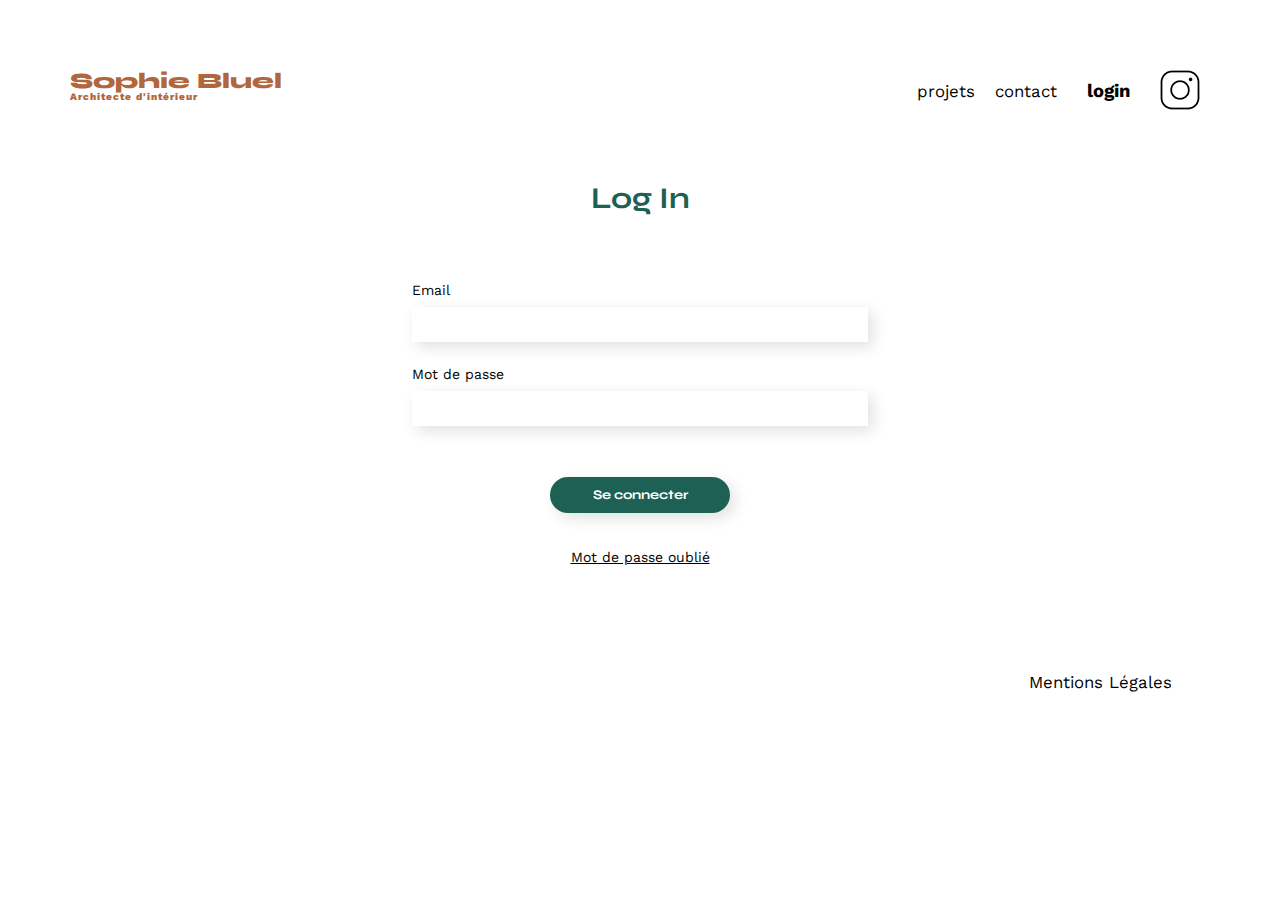
<file: FrontEnd/login.html>
<!DOCTYPE html>
<html lang="fr">

<head>
    <meta charset="UTF-8">
    <title>Sophie Bluel - Architecte d'intérieur</title>
    <meta name="viewport" content="width=device-width, initial-scale=1.0">
    <link rel="preconnect" href="https://fonts.googleapis.com">
    <link rel="preconnect" href="https://fonts.gstatic.com" crossorigin>
    <link href="https://fonts.googleapis.com/css2?family=Syne:wght@700;800&family=Work+Sans&display=swap"
        rel="stylesheet">
    <meta name="description" content="">
    <link rel="stylesheet" href="./assets/style.css">
</head>

<body>
    <header>
        <a href="index.html">
            <h1>Sophie Bluel <span>Architecte d'intérieur</span></h1>
        </a>
        <nav>
            <ul>
                <li>projets</li>
                <li>contact</li>
                <li><a id="loginLogout" href="login.html">login</a></li>
                <li><img src="./assets/icons/instagram.png" alt="logo Instagram"></li>
            </ul>
        </nav>
    </header>
    <main>
        <div id="login">
            <h2 class="login">Log In</h2>
            <p id="errorFormMessage"></p>
            <label for="email">Email</label>
            <input type="email" id="email">
            <label for="password">Mot de passe</label>
            <input type="password" id="password">
            <input type="submit" value="Se connecter" id="submit">
            <a class="forgotYourPassword" href="#">Mot de passe oublié</a>
        </div>
    </main>

    <footer>
        <nav>
            <ul>
                <li>Mentions Légales</li>
            </ul>
        </nav>
    </footer>
    <script type="module" src="./js/login.js"></script>
</body>

</html>
</file>
<file: FrontEnd/assets/style.css>
/* http://meyerweb.com/eric/tools/css/reset/
   v2.0 | 20110126
   License: none (public domain)
*/

html,
body,
div,
span,
applet,
object,
iframe,
h1,
h2,
h3,
h4,
h5,
h6,
p,
blockquote,
pre,
a,
abbr,
acronym,
address,
big,
cite,
code,
del,
dfn,
em,
img,
ins,
kbd,
q,
s,
samp,
small,
strike,
strong,
sub,
sup,
tt,
var,
b,
u,
i,
center,
dl,
dt,
dd,
ol,
ul,
li,
fieldset,
form,
label,
legend,
table,
caption,
tbody,
tfoot,
thead,
tr,
th,
td,
article,
aside,
canvas,
details,
embed,
figure,
figcaption,
footer,
header,
hgroup,
menu,
nav,
output,
ruby,
section,
summary,
time,
mark,
audio,
video {
    margin: 0;
    padding: 0;
    border: 0;
    font-size: 100%;
    font: inherit;
    vertical-align: baseline;
}

/* HTML5 display-role reset for older browsers */
article,
aside,
details,
figcaption,
figure,
footer,
header,
hgroup,
menu,
nav,
section {
    display: block;
}

body {
    line-height: 1;
}

a {
    color: black;
    text-decoration: none;
}

a:hover {
    font-weight: bold;
}

a:focus {
    font-weight: bold;
}

ol,
ul {
    list-style: none;
}

blockquote,
q {
    quotes: none;
}

blockquote:before,
blockquote:after,
q:before,
q:after {
    content: '';
    content: none;
}

table {
    border-collapse: collapse;
    border-spacing: 0;
}

/** end reset css**/
body {
    max-width: 1140px;
    margin: auto;
    font-family: 'Work Sans';
    font-size: 14px;
}

/* topBar */
#topBar {
    background: #000;
    padding: 25px;
    visibility: hidden;
    width: 100%;
    margin: 0;
    text-align: center;
    position: fixed;
    top: 0;
    left: 0;
}

i.fa-topBar {
    color: #fff;
}

#topBar.active {
    visibility: visible;
}

.modeEdit {
    color: #eee;
    text-align: center;
    padding-right: 25px;
}

.modePost {
    color: #000;
    background: #fff;
    border-radius: 25px;
    padding: 8px;
    text-align: center;
}

/* end topBar */

header {
    display: flex;
    justify-content: space-between;
    margin: 70px 0
}

section {
    margin: 50px 0
}

h1 {
    display: flex;
    flex-direction: column;
    font-family: 'Syne';
    font-size: 22px;
    font-weight: 800;
    color: #B1663C
}

a>h1 {
    text-decoration: none;
}

h1>span {
    font-family: 'Work Sans';
    font-size: 10px;
    letter-spacing: 0.1em;
    ;
}

h2 {
    font-family: 'Syne';
    font-weight: 700;
    font-size: 30px;
    color: #1D6154
}

/* Menu */
nav ul {
    display: flex;
    align-items: center;
    list-style-type: none;

}

nav li {
    padding: 0 10px;
    font-size: 1.2em;
}

nav li a {
    padding: 0 10px;
    font-size: 1.1em;
    cursor: pointer;
    text-decoration: none;
    font-weight: normal;
}

a#loginLogout.active {
    font-weight: bold;
}

/* end menu */


#introduction {
    display: flex;
    align-items: center;
}

#introduction figure {
    flex: 1
}

#introduction img {
    display: block;
    margin: auto;
    width: 80%;
}

#introduction article {
    flex: 1
}

#introduction h2 {
    margin-bottom: 1em;
}

#introduction p {
    margin-bottom: 0.5em;
}

#portfolio h2 {
    text-align: center;
    margin-bottom: 1em;
}

.gallery {
    width: 100%;
    display: grid;
    grid-template-columns: 1fr 1fr 1fr;
    grid-column-gap: 20px;
    grid-row-gap: 20px;
}

.gallery img {
    width: 100%;

}

/* button filter category */
.btns-category {
    display: flex;
    justify-content: center;
}


button.btn-category {
    background: white;
    color: black;
    padding: 12px;
    border-radius: 25px;
    margin-right: 10px;
    margin-bottom: 15px;
    cursor: pointer;
}

button.btn-category:hover {
    background: #1D6154;
    color: white;
}

button.btn-category:focus {
    background: #1D6154;
    color: white;
}

button.btn-category.active {
    background: #1D6154;
    color: white;
}

/* end filter category */

/* login */
#login {
    display: flex;
    flex-direction: column;
    justify-content: center;
    margin: auto;
    margin-bottom: 100px;
    width: 40%;
}

h2.login {
    text-align: center;
    margin-bottom: 50px;
}

label {
    margin-bottom: 10px;
}

input {
    padding: 10px;
    margin-bottom: 25px;
    background: #fff;
    border: none;
    box-shadow: 5px 5px 15px #e1e1e1;
}

#submit {
    cursor: pointer;
}

#errorFormMessage {
    color: rgb(173, 0, 0);
    margin-bottom: 20px;
}

a.forgotYourPassword {
    text-align: center;
    padding: 10px;
    text-decoration: underline;
}

/* end login */


/* textEdit */
.fa-regular {
    padding-right: 5px;
    padding-left: 20px;
}

.textEdit {
    visibility: hidden;
    font-size: 0.9rem;
    cursor: pointer;
}

.textEdit.active {
    visibility: visible;
}

/* textEdit */

/* Modal */
#displayModal1 {
    background: white;
    color: #000;
    border: none;
    cursor: pointer;
}

.modal {
    display: none;
    position: fixed;
    top: 0;
    left: 0;
    width: 100%;
    height: 100%;
    background-color: rgba(0, 0, 0, 0.5);
}


.modal-content {
    display: flex;
    justify-content: center;
    flex-direction: column;
    align-items: center;
    background-color: white;
    padding: 20px;
    margin: 2% auto;
    max-width: 500px;
}

.btn-modal1 {
    display: flex;
    flex-direction: column;
    align-items: center;
    width: 70%;
}

#delete-gallery {
    background: none;
    color: red;
}

.modal-content button {
    background: #1d6154;
    color: white;
    padding: 10px;
    border-radius: 25px;
    border: none;
    margin-top: 20px;
    width: 60%;
    cursor: pointer;
}

.btn-add {
    background: #1d6154;
    color: white;
    padding: 10px;
    border-radius: 25px;
    border: none;
}

.top-modal1 {
    display: flex;
    justify-content: end;
    width: 100%
}

.top-modal2 {
    display: flex;
    justify-content: space-between;
    width: 100%
}

.prev-modal1 {
    cursor: pointer;
}

.close1 {
    color: #aaa;
    float: right;
    font-size: 28px;
    font-weight: bold;
    cursor: pointer
}

.close2 {
    color: #aaa;
    float: right;
    font-size: 28px;
    font-weight: bold;
    cursor: pointer
}

.close:hover,
.close:focus {
    color: black;
    text-decoration: none;
    cursor: pointer;
}

#thumbnail-modal {
    display: flex;
    flex-wrap: wrap;
    margin-top: 50px;
}

.thumbnail {
    width: 16%;
    padding: 8px;
    margin-bottom: 20px;
    margin-right: 15px;
    position: relative;
}

.thumbnail img {
    width: 100%;
    background-size: cover;
    display: block;
}

.thumbnail .fa-trash-can {
    position: absolute;
    top: 10px;
    right: 10px;
    background: black;
    padding: 5px;
    color: white;
}

.icon-trash {
    cursor: pointer;
}

.text-edit {
    margin-top: 5px;
}

.form-input {
    display: flex;
    flex-direction: column;
    margin-top: 40px;
}

#category_input {
    padding: 10px;
    margin-bottom: 25px;
    background: #fff;
    border: none;
    box-shadow: 5px 5px 15px #e1e1e1;
}

hr {
    width: 100%;
}

.modal input[type="submit"] {
    width: 230px;
}

#modal2 form {
    width: 70%;
}

#modal2 .add-picture_container {
    width: 100%;
    height: 170px;
    background-color: #e8f1f6;
    display: flex;
    flex-direction: column;
    align-items: center;
    padding: 20px 0;
    position: relative;
}

#modal2 .display-picture {
    width: 100%;
    height: 100%;
    position: absolute;
    top: 0;
    left: 0;
    background-size: contain;
    background-position: center;
    background-repeat: no-repeat;
    display: none;
}

#modal2 .add-picture_container>i {
    color: #b9c5cc;
    font-size: 58px;
}

#modal2 .add-picture_container label {
    height: 35px;
    border-radius: 999px;
    display: flex;
    justify-content: center;
    align-items: center;
    margin: 15px 0 7px 0;
    padding: 0 20px;
    background-color: #cbd6dc;
    color: #306685;
    cursor: pointer;
}

#modal2 #add-picture {
    display: none;
}

#modal2 .add-picture_container>p {
    font-size: 10px;
    color: #444444;
    padding-top: 10px;
}

#modal2 form::after {
    content: "";
    width: 100%;
    height: 1px;
    background-color: #b3b3b3;
    position: relative;
    bottom: 90px;
}

#modal2 input[type="submit"] {
    margin-top: 80px;
    cursor: pointer;
}

#modal2 .button-off {
    background-color: #a7a7a7;
    cursor: auto;
}


#modal_form_validation {
    display: flex;
    justify-content: center;
}

.error_form {
    visibility: visible;
}

/* end modal */



#contact {
    width: 50%;
    margin: auto;
}

#contact>* {
    text-align: center;

}

#contact h2 {
    margin-bottom: 20px;
}

#contact form {
    text-align: left;
    margin-top: 30px;
    display: flex;
    flex-direction: column;
}

#contact input {
    height: 50px;
    font-size: 1.2em;
    border: none;
    box-shadow: 0px 4px 14px rgba(0, 0, 0, 0.09);
}

#contact label {
    margin: 2em 0 1em 0;
}

#contact textarea {
    border: none;
    box-shadow: 0px 4px 14px rgba(0, 0, 0, 0.09);
}

input[type="submit"] {
    font-family: 'Syne';
    font-weight: 700;
    color: white;
    background-color: #1D6154;
    margin: 2em auto;
    width: 180px;
    text-align: center;
    border-radius: 60px;
}

footer nav ul {
    display: flex;
    justify-content: flex-end;
    margin: 2em
}
</file>
